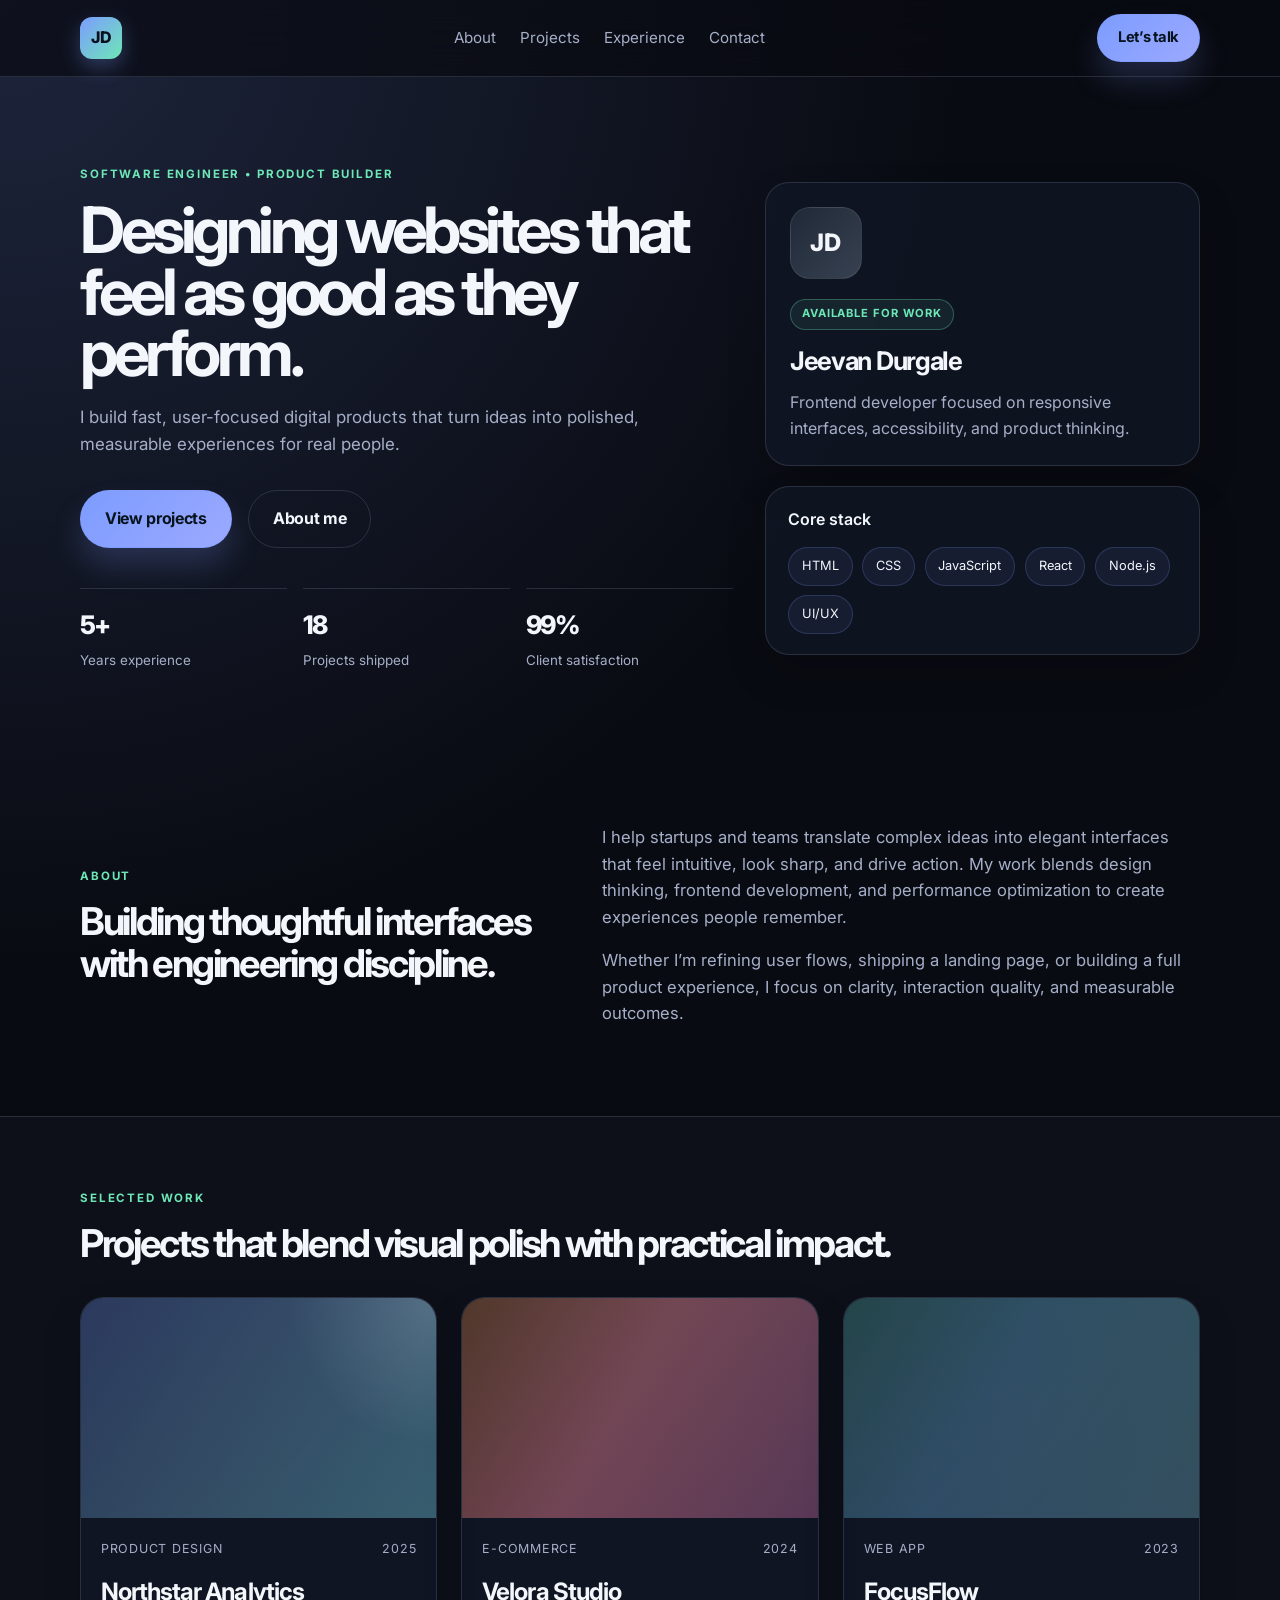
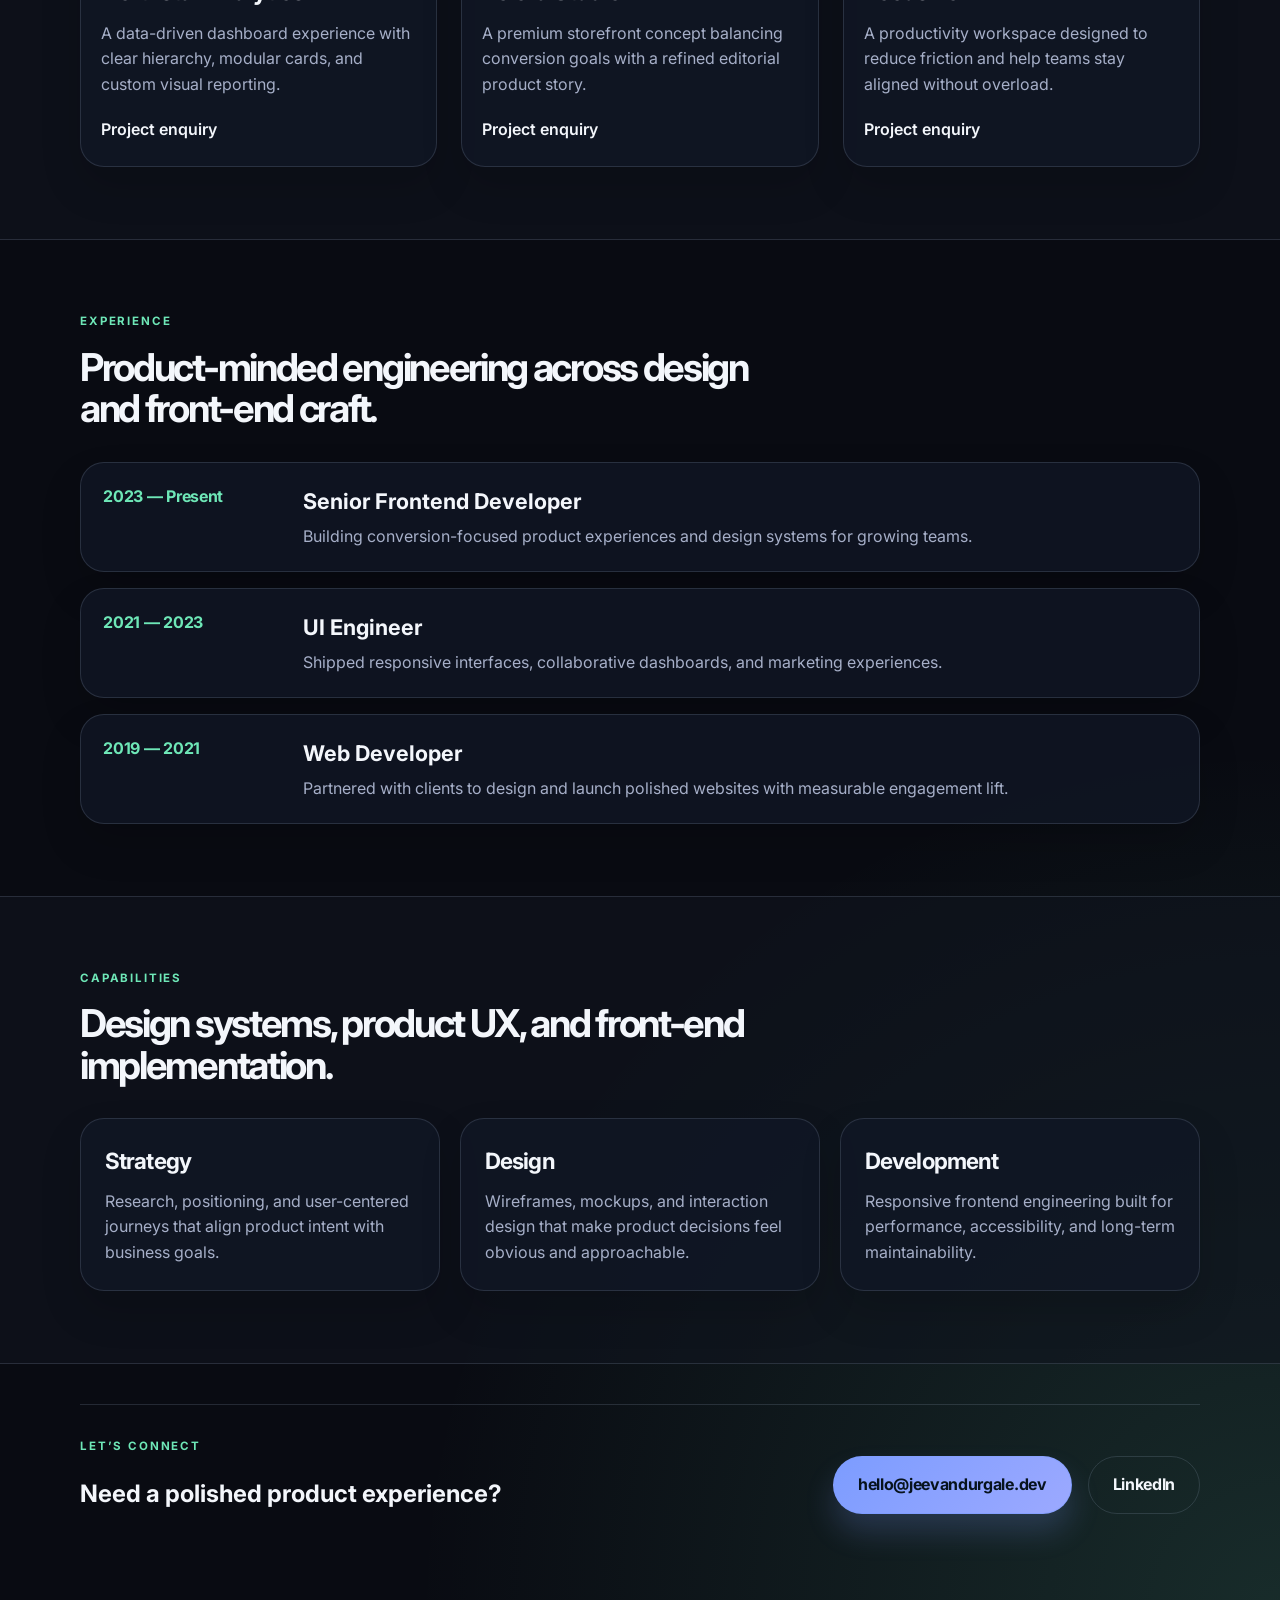
<file: index.html>
<!DOCTYPE html>
<html lang="en">
  <head>
    <meta charset="UTF-8" />
    <meta name="viewport" content="width=device-width, initial-scale=1.0" />
    <meta
      name="description"
      content="Portfolio of Jeevan Durgale — software engineer building thoughtful digital experiences."
    />
    <title>Jeevan Durgale | Portfolio</title>
    <link rel="preconnect" href="https://fonts.googleapis.com" />
    <link rel="preconnect" href="https://fonts.gstatic.com" crossorigin />
    <link
      href="https://fonts.googleapis.com/css2?family=Inter:wght@400;500;600;700;800;900&display=swap"
      rel="stylesheet"
    />
    <link rel="stylesheet" href="style.css" />
  </head>
  <body>
    <header class="site-header">
      <div class="container nav-wrap">
        <a class="brand" href="#top" aria-label="Jeevan Durgale home">JD</a>
        <nav class="main-nav" aria-label="Main navigation">
          <a href="#about">About</a>
          <a href="#projects">Projects</a>
          <a href="#experience">Experience</a>
          <a href="#contact">Contact</a>
        </nav>
        <a class="button button-small" href="#contact">Let’s talk</a>
      </div>
    </header>

    <main id="top">
      <section class="hero">
        <div class="container hero-grid">
          <div class="hero-copy">
            <p class="eyebrow">Software engineer • Product builder</p>
            <h1>Designing websites that feel as good as they perform.</h1>
            <p class="lead">
              I build fast, user-focused digital products that turn ideas into polished,
              measurable experiences for real people.
            </p>
            <div class="hero-actions">
              <a class="button" href="#projects">View projects</a>
              <a class="button button-ghost" href="#about">About me</a>
            </div>
            <ul class="mini-stats" aria-label="Key metrics">
              <li><strong>5+</strong><span>Years experience</span></li>
              <li><strong>18</strong><span>Projects shipped</span></li>
              <li><strong>99%</strong><span>Client satisfaction</span></li>
            </ul>
          </div>

          <div class="hero-panel" aria-label="Profile summary card">
            <div class="profile-card">
              <div class="avatar">JD</div>
              <div class="profile-meta">
                <span class="tag">Available for work</span>
                <h2>Jeevan Durgale</h2>
                <p>Frontend developer focused on responsive interfaces, accessibility, and product thinking.</p>
              </div>
            </div>
            <div class="tools-panel">
              <p>Core stack</p>
              <div class="pill-group">
                <span>HTML</span>
                <span>CSS</span>
                <span>JavaScript</span>
                <span>React</span>
                <span>Node.js</span>
                <span>UI/UX</span>
              </div>
            </div>
          </div>
        </div>
      </section>

      <section id="about" class="section">
        <div class="container section-grid">
          <div>
            <p class="section-kicker">About</p>
            <h2>Building thoughtful interfaces with engineering discipline.</h2>
          </div>
          <div class="about-copy">
            <p>
              I help startups and teams translate complex ideas into elegant interfaces that feel intuitive,
              look sharp, and drive action. My work blends design thinking, frontend development, and
              performance optimization to create experiences people remember.
            </p>
            <p>
              Whether I’m refining user flows, shipping a landing page, or building a full product experience,
              I focus on clarity, interaction quality, and measurable outcomes.
            </p>
          </div>
        </div>
      </section>

      <section id="projects" class="section alt-section">
        <div class="container">
          <div class="section-heading">
            <p class="section-kicker">Selected work</p>
            <h2>Projects that blend visual polish with practical impact.</h2>
          </div>

          <div class="project-grid">
            <article class="project-card">
              <div class="project-visual visual-one"></div>
              <div class="project-body">
                <div class="project-meta">
                  <span>Product design</span>
                  <span>2025</span>
                </div>
                <h3>Northstar Analytics</h3>
                <p>
                  A data-driven dashboard experience with clear hierarchy, modular cards, and custom visual reporting.
                </p>
                <a href="#contact">Project enquiry</a>
              </div>
            </article>

            <article class="project-card">
              <div class="project-visual visual-two"></div>
              <div class="project-body">
                <div class="project-meta">
                  <span>E-commerce</span>
                  <span>2024</span>
                </div>
                <h3>Velora Studio</h3>
                <p>
                  A premium storefront concept balancing conversion goals with a refined editorial product story.
                </p>
                <a href="#contact">Project enquiry</a>
              </div>
            </article>

            <article class="project-card">
              <div class="project-visual visual-three"></div>
              <div class="project-body">
                <div class="project-meta">
                  <span>Web app</span>
                  <span>2023</span>
                </div>
                <h3>FocusFlow</h3>
                <p>
                  A productivity workspace designed to reduce friction and help teams stay aligned without overload.
                </p>
                <a href="#contact">Project enquiry</a>
              </div>
            </article>
          </div>
        </div>
      </section>

      <section id="experience" class="section">
        <div class="container">
          <div class="section-heading narrow">
            <p class="section-kicker">Experience</p>
            <h2>Product-minded engineering across design and front-end craft.</h2>
          </div>

          <div class="timeline" aria-label="Work history">
            <article class="timeline-item">
              <span class="year">2023 — Present</span>
              <div>
                <h3>Senior Frontend Developer</h3>
                <p>Building conversion-focused product experiences and design systems for growing teams.</p>
              </div>
            </article>
            <article class="timeline-item">
              <span class="year">2021 — 2023</span>
              <div>
                <h3>UI Engineer</h3>
                <p>Shipped responsive interfaces, collaborative dashboards, and marketing experiences.</p>
              </div>
            </article>
            <article class="timeline-item">
              <span class="year">2019 — 2021</span>
              <div>
                <h3>Web Developer</h3>
                <p>Partnered with clients to design and launch polished websites with measurable engagement lift.</p>
              </div>
            </article>
          </div>
        </div>
      </section>

      <section class="section alt-section">
        <div class="container">
          <div class="section-heading narrow">
            <p class="section-kicker">Capabilities</p>
            <h2>Design systems, product UX, and front-end implementation.</h2>
          </div>

          <div class="skills-grid" aria-label="Skills and capabilities">
            <div class="skill-card">
              <h3>Strategy</h3>
              <p>Research, positioning, and user-centered journeys that align product intent with business goals.</p>
            </div>
            <div class="skill-card">
              <h3>Design</h3>
              <p>Wireframes, mockups, and interaction design that make product decisions feel obvious and approachable.</p>
            </div>
            <div class="skill-card">
              <h3>Development</h3>
              <p>Responsive frontend engineering built for performance, accessibility, and long-term maintainability.</p>
            </div>
          </div>
        </div>
      </section>
    </main>

    <footer id="contact" class="site-footer">
      <div class="container footer-wrap">
        <div>
          <p class="section-kicker">Let’s connect</p>
          <h2>Need a polished product experience?</h2>
        </div>
        <div class="footer-actions">
          <a class="button" href="mailto:hello@jeevandurgale.dev">hello@jeevandurgale.dev</a>
          <a class="button button-ghost" href="https://www.linkedin.com" target="_blank" rel="noreferrer">LinkedIn</a>
        </div>
      </div>
    </footer>
  </body>
</html>
</file>
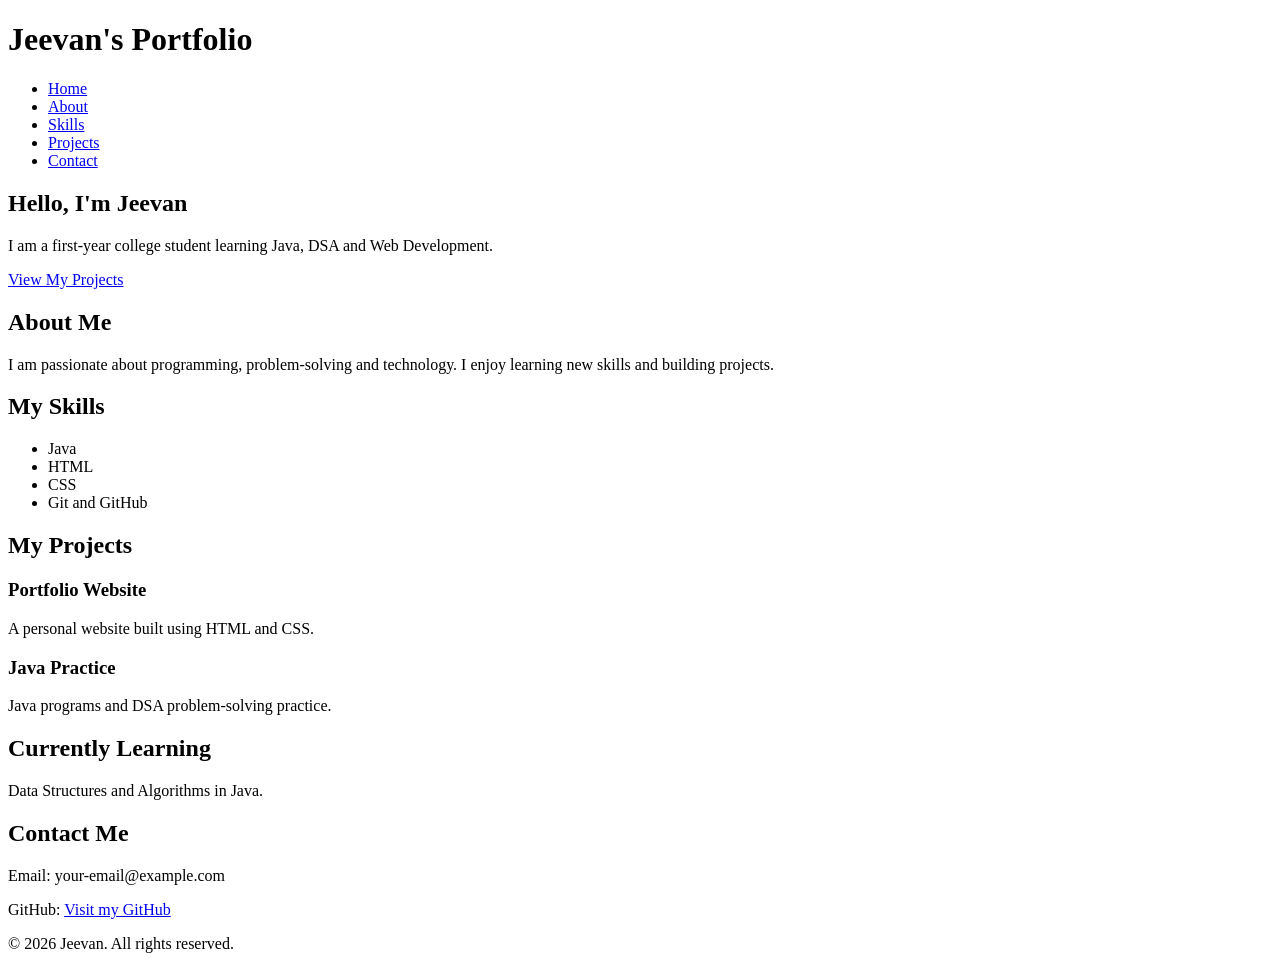
<file: P06/index.html>
<!DOCTYPE html>
<html lang="en">

<head>
    <meta charset="UTF-8">
    <meta name="viewport" content="width=device-width, initial-scale=1.0">
    <title>My Portfolio</title>
</head>

<body>

    <!-- Header -->
    <header>
        <h1>Jeevan's Portfolio</h1>

        <!-- Navigation -->
        <nav>
            <ul>
                <li><a href="#home">Home</a></li>
                <li><a href="#about">About</a></li>
                <li><a href="#skills">Skills</a></li>
                <li><a href="#projects">Projects</a></li>
                <li><a href="#contact">Contact</a></li>
            </ul>
        </nav>
    </header>

    <!-- Main Content -->
    <main>

        <!-- Home Section -->
        <section id="home">
            <h2>Hello, I'm Jeevan</h2>
            <p>
                I am a first-year college student
                learning Java, DSA and Web Development.
            </p>
            <a href="#projects">View My Projects</a>
        </section>

        <!-- About Section -->
        <section id="about">
            <h2>About Me</h2>
            <p>
                I am passionate about programming,
                problem-solving and technology.
                I enjoy learning new skills and
                building projects.
            </p>
        </section>

        <!-- Skills Section -->
        <section id="skills">
            <h2>My Skills</h2>

            <ul>
                <li>Java</li>
                <li>HTML</li>
                <li>CSS</li>
                <li>Git and GitHub</li>
            </ul>
        </section>

        <!-- Projects Section -->
        <section id="projects">
            <h2>My Projects</h2>

            <article>
                <h3>Portfolio Website</h3>
                <p>A personal website built using HTML and CSS.</p>
            </article>

            <article>
                <h3>Java Practice</h3>
                <p>Java programs and DSA problem-solving practice.</p>
            </article>

        </section>

        <!-- Additional Information -->
        <aside>
            <h2>Currently Learning</h2>
            <p>Data Structures and Algorithms in Java.</p>
        </aside>

        <!-- Contact Section -->
        <section id="contact">
            <h2>Contact Me</h2>

            <p>Email: your-email@example.com</p>
            <p>
                GitHub:
                <a href="https://github.com/" target="_blank">
                    Visit my GitHub
                </a>
            </p>
        </section>

    </main>

    <!-- Footer -->
    <footer>
        <p>&copy; 2026 Jeevan. All rights reserved.</p>
    </footer>

</body>
</html>
</file>
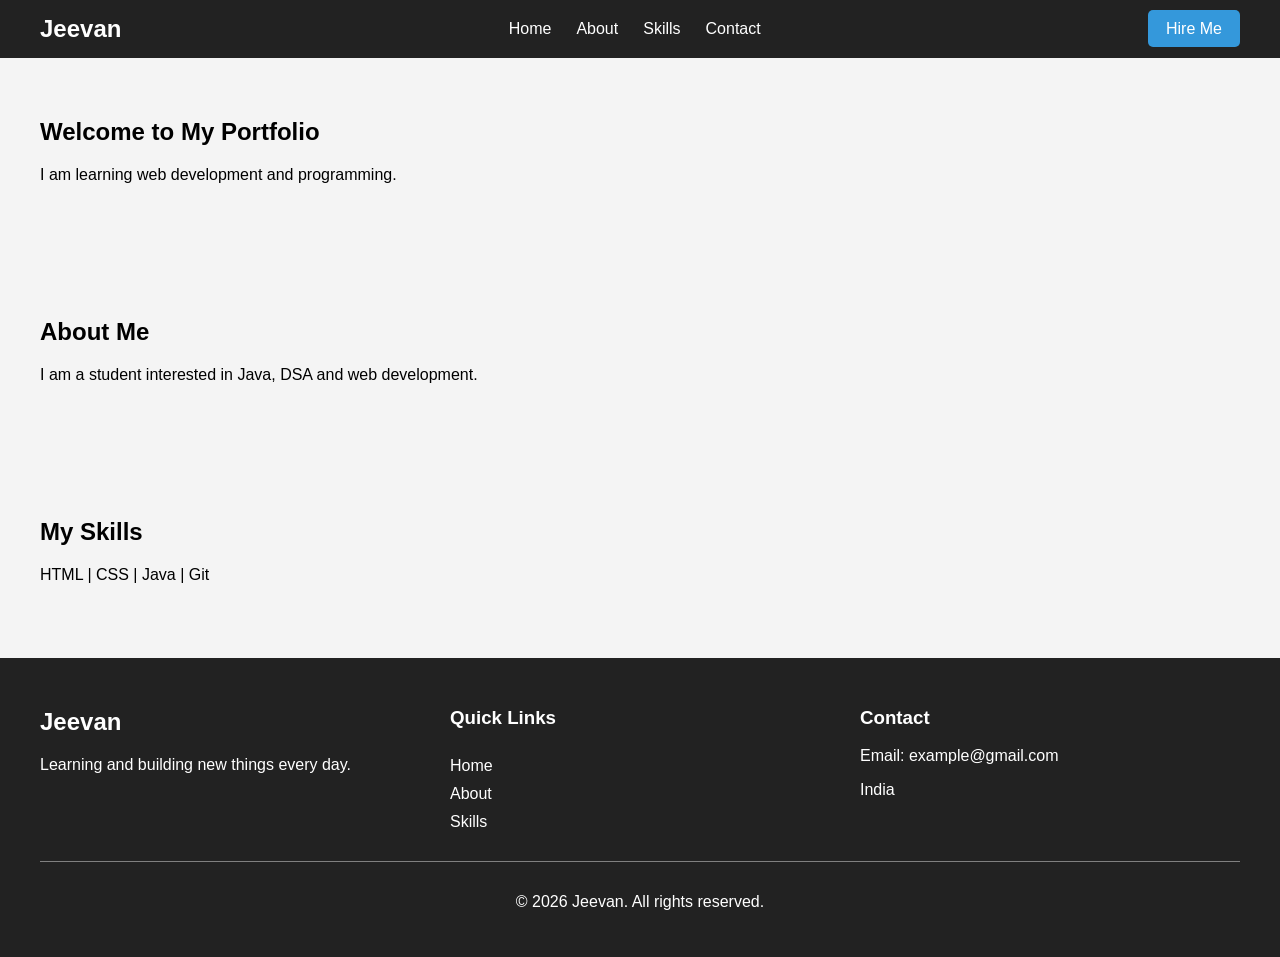
<file: P10/index.html>
<!DOCTYPE html>
<html lang="en">
<head>
    <meta charset="UTF-8">
    <meta name="viewport" content="width=device-width, initial-scale=1.0">
    <title>My Portfolio</title>
    <link rel="stylesheet" href="style.css">
</head>
<body>

    <header>
        <div class="logo">
            <h2>Jeevan</h2>
        </div>

        <nav>
            <a href="#home">Home</a>
            <a href="#about">About</a>
            <a href="#skills">Skills</a>
            <a href="#contact">Contact</a>
        </nav>

        <div class="header-button">
            <a href="#contact">Hire Me</a>
        </div>
    </header>

    <main>
        <section id="home">
            <h1>Welcome to My Portfolio</h1>
            <p>I am learning web development and programming.</p>
        </section>

        <section id="about">
            <h2>About Me</h2>
            <p>I am a student interested in Java, DSA and web development.</p>
        </section>

        <section id="skills">
            <h2>My Skills</h2>
            <p>HTML | CSS | Java | Git</p>
        </section>
    </main>

    <footer>
        <div class="footer-about">
            <h2>Jeevan</h2>
            <p>Learning and building new things every day.</p>
        </div>

        <div class="footer-links">
            <h3>Quick Links</h3>
            <a href="#home">Home</a>
            <a href="#about">About</a>
            <a href="#skills">Skills</a>
        </div>

        <div class="footer-contact" id="contact">
            <h3>Contact</h3>
            <p>Email: example@gmail.com</p>
            <p>India</p>
        </div>

        <div class="footer-bottom">
            <p>© 2026 Jeevan. All rights reserved.</p>
        </div>
    </footer>

</body>
</html>
</file>
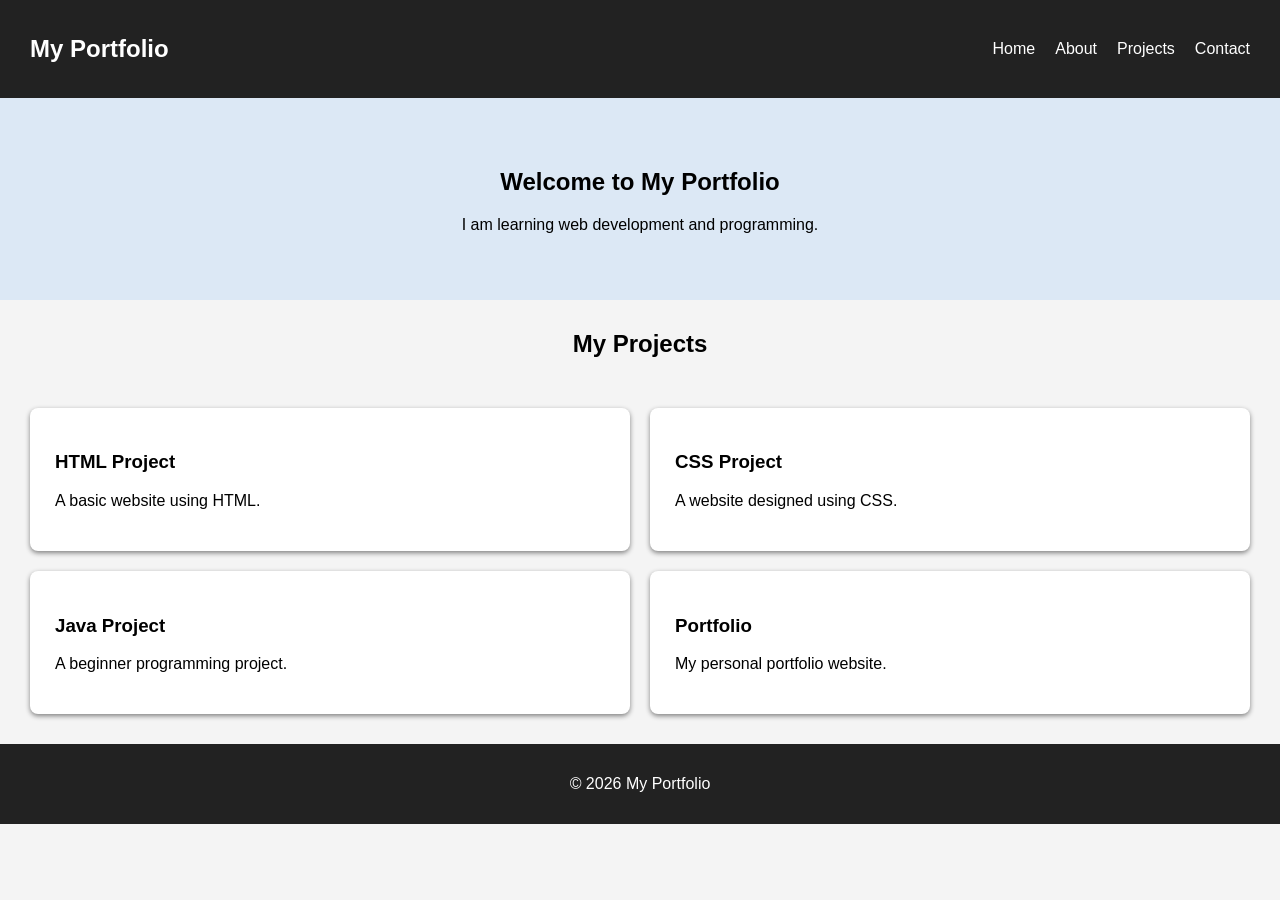
<file: P13/index.html>
<!DOCTYPE html>
<html lang="en">
<head>
    <meta charset="UTF-8">
    <meta name="viewport" content="width=device-width, initial-scale=1.0">
    <title>My Portfolio</title>
    <link rel="stylesheet" href="style.css">
</head>
<body>

    <header>
        <h2>My Portfolio</h2>

        <nav>
            <a href="#">Home</a>
            <a href="#">About</a>
            <a href="#">Projects</a>
            <a href="#">Contact</a>
        </nav>
    </header>

    <main>
        <section class="intro">
            <h1>Welcome to My Portfolio</h1>
            <p>I am learning web development and programming.</p>
        </section>

        <h2 class="heading">My Projects</h2>

        <section class="project-grid">

            <div class="card">
                <h3>HTML Project</h3>
                <p>A basic website using HTML.</p>
            </div>

            <div class="card">
                <h3>CSS Project</h3>
                <p>A website designed using CSS.</p>
            </div>

            <div class="card">
                <h3>Java Project</h3>
                <p>A beginner programming project.</p>
            </div>

            <div class="card">
                <h3>Portfolio</h3>
                <p>My personal portfolio website.</p>
            </div>

        </section>
    </main>

    <footer>
        <p>© 2026 My Portfolio</p>
    </footer>

</body>
</html>
</file>
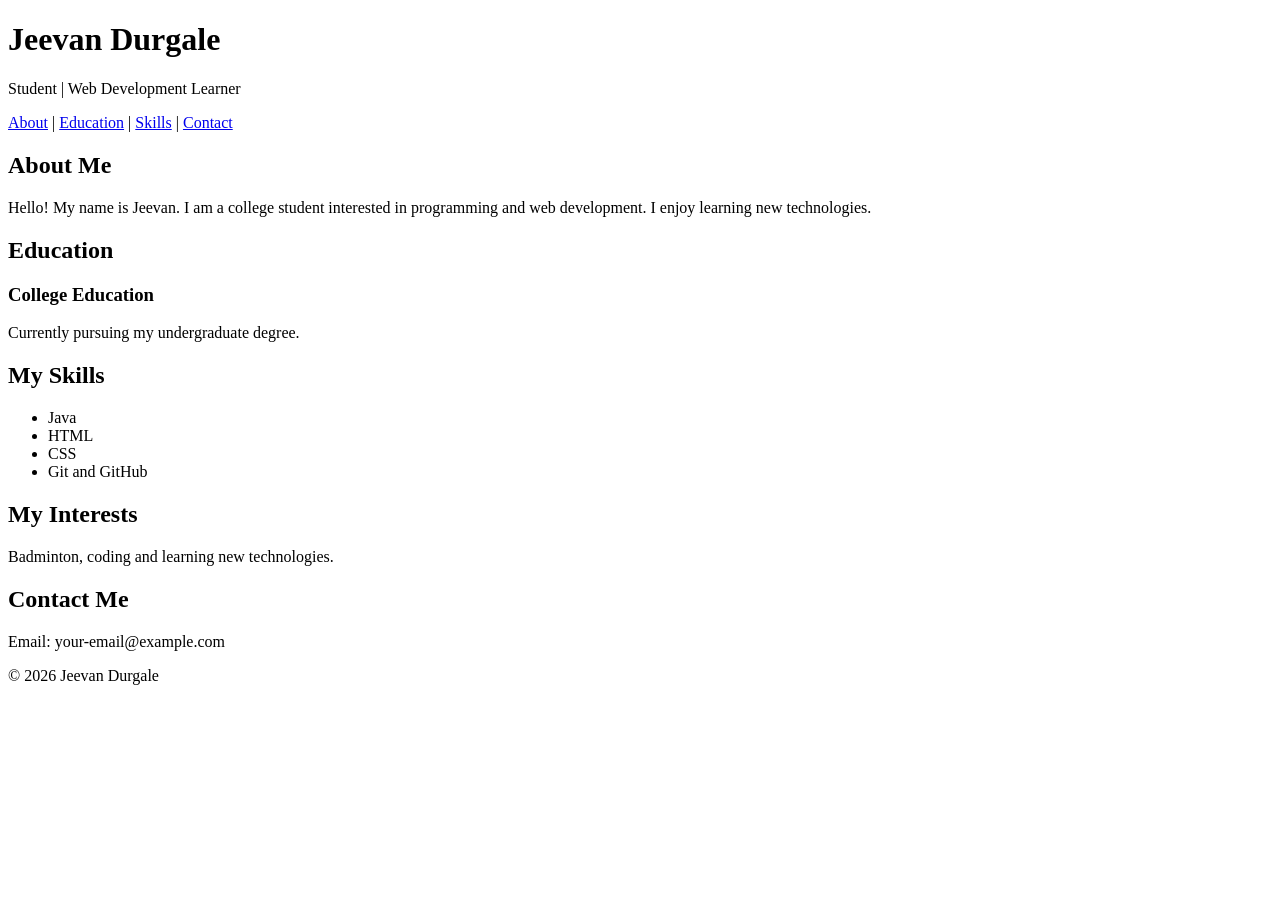
<file: P5/index.html>
<!DOCTYPE html>
<html lang="en">
<head>
    <meta charset="UTF-8">
    <meta name="viewport" content="width=device-width, initial-scale=1.0">
    <title>My Biography</title>
</head>
<body>

    <header>
        <h1>Jeevan Durgale</h1>
        <p>Student | Web Development Learner</p>
    </header>

    <nav>
        <a href="#about">About</a> |
        <a href="#education">Education</a> |
        <a href="#skills">Skills</a> |
        <a href="#contact">Contact</a>
    </nav>

    <main>

        <section id="about">
            <h2>About Me</h2>
            <p>
                Hello! My name is Jeevan.
                I am a college student interested in
                programming and web development.
                I enjoy learning new technologies.
            </p>
        </section>

        <section id="education">
            <h2>Education</h2>
            <article>
                <h3>College Education</h3>
                <p>Currently pursuing my undergraduate degree.</p>
            </article>
        </section>

        <section id="skills">
            <h2>My Skills</h2>
            <ul>
                <li>Java</li>
                <li>HTML</li>
                <li>CSS</li>
                <li>Git and GitHub</li>
            </ul>
        </section>

        <aside>
            <h2>My Interests</h2>
            <p>Badminton, coding and learning new technologies.</p>
        </aside>

    </main>

    <footer id="contact">
        <h2>Contact Me</h2>
        <p>Email: your-email@example.com</p>
        <p>&copy; 2026 Jeevan Durgale</p>
    </footer>

</body>
</html>
</file>
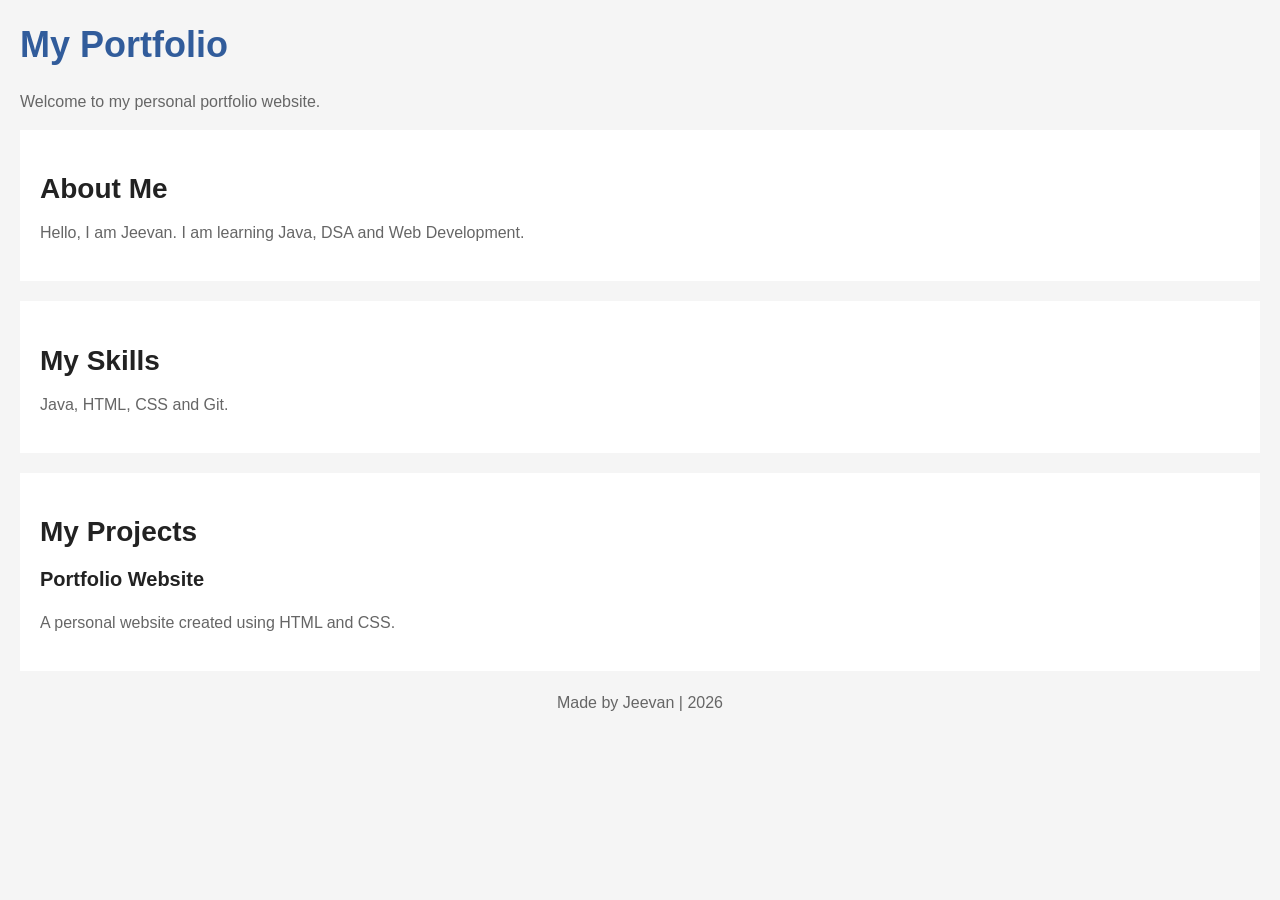
<file: P7/index.html>
<!DOCTYPE html>
<html lang="en">

<head>
    <meta charset="UTF-8">
    <meta name="viewport" content="width=device-width, initial-scale=1.0">

    <title>My Portfolio - P07</title>

    <!-- Connecting CSS file -->
    <link rel="stylesheet" href="style.css">
</head>

<body>

    <header>
        <h1>My Portfolio</h1>
        <p>Welcome to my personal portfolio website.</p>
    </header>

    <main>
        <section>
            <h2>About Me</h2>
            <p>Hello, I am Jeevan. I am learning Java, DSA and Web Development.</p>
        </section>

        <section>
            <h2>My Skills</h2>
            <p>Java, HTML, CSS and Git.</p>
        </section>

        <section>
            <h2>My Projects</h2>
            <h3>Portfolio Website</h3>
            <p>A personal website created using HTML and CSS.</p>
        </section>
    </main>

    <footer>
        <p>Made by Jeevan | 2026</p>
    </footer>

</body>
</html>
</file>
<file: style.css>
:root {
  --bg: #090b12;
  --bg-soft: #111827;
  --panel: rgba(18, 24, 39, 0.9);
  --panel-alt: rgba(17, 24, 39, 0.65);
  --text: #f3f6fb;
  --muted: #a6afc8;
  --line: rgba(163, 175, 204, 0.18);
  --accent: #7c9cff;
  --accent-strong: #6ee7b7;
  --shadow: rgba(0, 0, 0, 0.24);
}

* {
  box-sizing: border-box;
}

html {
  scroll-behavior: smooth;
}

body {
  margin: 0;
  font-family: "Inter", sans-serif;
  background:
    radial-gradient(circle at top left, rgba(124, 156, 255, 0.18), transparent 28%),
    radial-gradient(circle at bottom right, rgba(110, 231, 183, 0.15), transparent 25%),
    var(--bg);
  color: var(--text);
  line-height: 1.6;
}

a {
  color: inherit;
  text-decoration: none;
}

img {
  max-width: 100%;
  display: block;
}

.container {
  width: min(1120px, calc(100% - 2rem));
  margin: 0 auto;
}

.site-header {
  position: sticky;
  top: 0;
  z-index: 10;
  backdrop-filter: blur(18px);
  background: rgba(9, 11, 18, 0.7);
  border-bottom: 1px solid var(--line);
}

.nav-wrap {
  display: flex;
  align-items: center;
  justify-content: space-between;
  min-height: 76px;
  gap: 1rem;
}

.brand {
  display: inline-flex;
  align-items: center;
  justify-content: center;
  width: 42px;
  height: 42px;
  border-radius: 12px;
  background: linear-gradient(135deg, var(--accent), var(--accent-strong));
  color: #08111d;
  font-weight: 800;
  box-shadow: 0 8px 20px rgba(124, 156, 255, 0.3);
}

.main-nav {
  display: flex;
  align-items: center;
  gap: 1.5rem;
  color: var(--muted);
  font-size: 0.95rem;
}

.main-nav a {
  transition: color 0.2s ease;
}

.main-nav a:hover,
.main-nav a:focus-visible {
  color: var(--text);
}

.button {
  display: inline-flex;
  align-items: center;
  justify-content: center;
  border-radius: 999px;
  border: 1px solid rgba(124, 156, 255, 0.5);
  background: linear-gradient(135deg, var(--accent), #9ca9ff);
  color: #07131d;
  padding: 0.95rem 1.5rem;
  font-weight: 700;
  letter-spacing: -0.02em;
  box-shadow: 0 18px 30px rgba(124, 156, 255, 0.2);
  transition: transform 0.2s ease, box-shadow 0.2s ease;
}

.button:hover,
.button:focus-visible {
  transform: translateY(-1px);
  box-shadow: 0 22px 36px rgba(124, 156, 255, 0.25);
}

.button-small {
  padding: 0.7rem 1.25rem;
  font-size: 0.92rem;
}

.button-ghost {
  background: transparent;
  border-color: var(--line);
  color: var(--text);
  box-shadow: none;
}

.hero {
  padding: 5.5rem 0 4rem;
}

.hero-grid {
  display: grid;
  grid-template-columns: 1.2fr 0.8fr;
  align-items: center;
  gap: 2rem;
}

.eyebrow,
.section-kicker {
  margin: 0 0 1rem;
  color: var(--accent-strong);
  text-transform: uppercase;
  letter-spacing: 0.16em;
  font-size: 0.72rem;
  font-weight: 700;
}

.hero-copy h1 {
  margin: 0;
  font-size: clamp(2.8rem, 5vw, 5rem);
  line-height: 0.96;
  letter-spacing: -0.07em;
}

.lead {
  max-width: 620px;
  margin: 1.25rem 0 0;
  color: var(--muted);
  font-size: 1.06rem;
}

.hero-actions {
  display: flex;
  flex-wrap: wrap;
  gap: 1rem;
  margin-top: 2rem;
}

.mini-stats {
  list-style: none;
  padding: 0;
  margin: 2.5rem 0 0;
  display: grid;
  grid-template-columns: repeat(3, minmax(0, 1fr));
  gap: 1rem;
}

.mini-stats li {
  display: grid;
  gap: 0.25rem;
  padding: 1rem 1rem 0 0;
  border-top: 1px solid var(--line);
}

.mini-stats strong {
  font-size: clamp(1.4rem, 2vw, 2rem);
  font-weight: 800;
  letter-spacing: -0.06em;
}

.mini-stats span {
  color: var(--muted);
  font-size: 0.84rem;
}

.hero-panel {
  display: grid;
  gap: 1.25rem;
}

.profile-card,
.tools-panel,
.project-card,
.skill-card,
.timeline-item {
  background: rgba(17, 24, 39, 0.74);
  border: 1px solid var(--line);
  border-radius: 24px;
  box-shadow: 0 20px 40px rgba(0, 0, 0, 0.15);
}

.profile-card {
  padding: 1.5rem;
  display: grid;
  gap: 1.25rem;
}

.avatar {
  width: 72px;
  height: 72px;
  display: grid;
  place-items: center;
  border-radius: 20px;
  background: linear-gradient(135deg, #1f2937, #374151);
  border: 1px solid rgba(255, 255, 255, 0.08);
  font-size: 1.5rem;
  font-weight: 800;
}

.tag {
  display: inline-flex;
  align-items: center;
  width: fit-content;
  border-radius: 999px;
  padding: 0.35rem 0.7rem;
  background: rgba(110, 231, 183, 0.08);
  color: var(--accent-strong);
  border: 1px solid rgba(110, 231, 183, 0.3);
  font-size: 0.7rem;
  font-weight: 700;
  text-transform: uppercase;
  letter-spacing: 0.08em;
}

.profile-meta h2 {
  margin: 0.7rem 0 0.5rem;
  font-size: clamp(1.6rem, 2vw, 2.2rem);
  letter-spacing: -0.05em;
}

.profile-meta p {
  margin: 0;
  color: var(--muted);
}

.tools-panel {
  padding: 1.25rem 1.4rem;
}

.tools-panel p {
  margin: 0 0 0.9rem;
  font-weight: 600;
}

.pill-group {
  display: flex;
  flex-wrap: wrap;
  gap: 0.6rem;
}

.pill-group span {
  display: inline-flex;
  align-items: center;
  padding: 0.5rem 0.8rem;
  border-radius: 999px;
  background: rgba(124, 156, 255, 0.08);
  border: 1px solid rgba(124, 156, 255, 0.2);
  color: var(--text);
  font-size: 0.8rem;
}

.section {
  padding: 4.5rem 0;
}

.alt-section {
  background: rgba(15, 20, 30, 0.6);
  border-top: 1px solid var(--line);
  border-bottom: 1px solid var(--line);
}

.section-grid {
  display: grid;
  grid-template-columns: 0.9fr 1.1fr;
  gap: 2rem;
  align-items: center;
}

.section h2 {
  margin: 0;
  font-size: clamp(2rem, 3vw, 3rem);
  line-height: 1.08;
  letter-spacing: -0.06em;
}

.about-copy {
  color: var(--muted);
  font-size: 1.04rem;
}

.about-copy p + p {
  margin-top: 1rem;
}

.section-heading {
  margin-bottom: 2rem;
}

.section-heading.narrow {
  max-width: 720px;
}

.project-grid {
  display: grid;
  grid-template-columns: repeat(3, minmax(0, 1fr));
  gap: 1.5rem;
}

.project-card {
  overflow: hidden;
  transition: transform 0.2s ease, border-color 0.2s ease;
}

.project-card:hover {
  transform: translateY(-3px);
  border-color: rgba(124, 156, 255, 0.28);
}

.project-visual {
  height: 220px;
  background-size: cover;
  background-position: center;
}

.visual-one {
  background: linear-gradient(135deg, rgba(124, 156, 255, 0.25), rgba(110, 231, 183, 0.2)),
    radial-gradient(circle at top right, rgba(255, 255, 255, 0.18), transparent 35%),
    linear-gradient(120deg, #101827, #1f2a40 45%, #293c5d);
}

.visual-two {
  background: linear-gradient(135deg, rgba(255, 184, 96, 0.2), rgba(255, 115, 152, 0.18)),
    linear-gradient(120deg, #25181d, #51324c 45%, #332b48);
}

.visual-three {
  background: linear-gradient(135deg, rgba(110, 231, 183, 0.22), rgba(124, 156, 255, 0.2)),
    linear-gradient(120deg, #0f172a, #1d2d48 42%, #223c36);
}

.project-body {
  padding: 1.35rem 1.25rem 1.5rem;
}

.project-meta {
  display: flex;
  justify-content: space-between;
  gap: 1rem;
  color: var(--muted);
  font-size: 0.78rem;
  letter-spacing: 0.06em;
  text-transform: uppercase;
}

.project-body h3 {
  margin: 0.9rem 0 0.55rem;
  font-size: 1.5rem;
  letter-spacing: -0.04em;
}

.project-body p {
  margin: 0 0 1.2rem;
  color: var(--muted);
}

.project-body a {
  color: var(--text);
  font-weight: 600;
}

.timeline {
  display: grid;
  gap: 1rem;
}

.timeline-item {
  display: grid;
  grid-template-columns: 180px 1fr;
  gap: 1.25rem;
  padding: 1.35rem 1.4rem;
}

.year {
  color: var(--accent-strong);
  font-weight: 700;
  letter-spacing: -0.02em;
}

.timeline-item h3 {
  margin: 0 0 0.3rem;
  font-size: 1.35rem;
}

.timeline-item p {
  margin: 0;
  color: var(--muted);
}

.skills-grid {
  display: grid;
  grid-template-columns: repeat(3, minmax(0, 1fr));
  gap: 1.25rem;
}

.skill-card {
  padding: 1.5rem;
}

.skill-card h3 {
  margin: 0 0 0.6rem;
  font-size: 1.4rem;
  letter-spacing: -0.04em;
}

.skill-card p {
  margin: 0;
  color: var(--muted);
}

.site-footer {
  padding: 2.5rem 0 5rem;
}

.footer-wrap {
  display: flex;
  align-items: center;
  justify-content: space-between;
  gap: 1.5rem;
  padding: 2rem 0 0;
  border-top: 1px solid var(--line);
}

.footer-actions {
  display: flex;
  flex-wrap: wrap;
  gap: 1rem;
}

@media (max-width: 900px) {
  .hero-grid,
  .section-grid,
  .project-grid,
  .skills-grid {
    grid-template-columns: 1fr;
  }

  .project-grid,
  .skills-grid {
    gap: 1rem;
  }

  .nav-wrap {
    flex-wrap: wrap;
    padding: 1rem 0;
  }

  .main-nav {
    width: 100%;
    justify-content: space-between;
    order: 3;
    font-size: 0.82rem;
  }

  .timeline-item {
    grid-template-columns: 1fr;
  }

  .footer-wrap {
    flex-direction: column;
    align-items: flex-start;
  }
}

@media (max-width: 560px) {
  .hero {
    padding-top: 4rem;
  }

  .button,
  .button-small {
    width: 100%;
  }

  .hero-actions,
  .footer-actions {
    display: grid;
    width: 100%;
  }

  .mini-stats {
    grid-template-columns: 1fr;
  }

  .main-nav {
    gap: 0.7rem;
    flex-wrap: wrap;
  }
}
</file>
<file: P10/style.css>
body {
    margin: 0;
    font-family: Arial, sans-serif;
    background-color: #f4f4f4;
}

/* Header */
header {
    background-color: #222;
    color: white;
    padding: 15px 40px;

    display: flex;
    justify-content: space-between;
    align-items: center;
    flex-wrap: wrap;
}

.logo h2 {
    margin: 0;
}

nav {
    display: flex;
    gap: 25px;
}

nav a {
    color: white;
    text-decoration: none;
}

.header-button a {
    background-color: #3498db;
    color: white;
    padding: 10px 18px;
    text-decoration: none;
    border-radius: 5px;
}

/* Main Content */
section {
    padding: 40px;
    min-height: 120px;
}

/* Footer */
footer {
    background-color: #222;
    color: white;
    padding: 30px 40px;

    display: flex;
    justify-content: space-between;
    align-items: flex-start;
    flex-wrap: wrap;
    gap: 30px;
}

.footer-about,
.footer-links,
.footer-contact {
    flex: 1;
    min-width: 180px;
}

.footer-links {
    display: flex;
    flex-direction: column;
    gap: 10px;
}

.footer-links a {
    color: white;
    text-decoration: none;
}

.footer-bottom {
    width: 100%;
    text-align: center;
    border-top: 1px solid gray;
    padding-top: 15px;
}

/* Mobile Screen */
@media (max-width: 600px) {

    header {
        flex-direction: column;
        gap: 20px;
    }

    nav {
        flex-wrap: wrap;
        justify-content: center;
    }

    footer {
        flex-direction: column;
    }

    .footer-bottom {
        box-sizing: border-box;
    }
}
</file>
<file: P13/style.css>
body {
    margin: 0;
    font-family: Arial, sans-serif;
    background-color: #f4f4f4;
}

/* Navbar using Flexbox */
header {
    background-color: #222;
    color: white;
    padding: 15px 30px;

    display: flex;
    justify-content: space-between;
    align-items: center;
}

nav {
    display: flex;
    gap: 20px;
}

nav a {
    color: white;
    text-decoration: none;
}

/* Intro Section */
.intro {
    text-align: center;
    padding: 50px 20px;
    background-color: #dce8f5;
}

/* Project Grid using CSS Grid */
.heading {
    text-align: center;
    margin-top: 30px;
}

.project-grid {
    display: grid;
    grid-template-columns: repeat(2, 1fr);
    gap: 20px;
    padding: 30px;
}

.card {
    background-color: white;
    padding: 25px;
    border-radius: 8px;
    box-shadow: 0 2px 5px gray;
}

/* Footer */
footer {
    background-color: #222;
    color: white;
    text-align: center;
    padding: 15px;
}

/* Mobile Screen */
@media (max-width: 600px) {

    header {
        flex-direction: column;
        gap: 15px;
    }

    nav {
        flex-wrap: wrap;
        justify-content: center;
    }

    .project-grid {
        grid-template-columns: 1fr;
    }
}
</file>
<file: P7/style.css>
/* Design tokens */

:root {
    --blue: #315c9b;
    --black: #222;
    --gray: #666;
    --white: white;

    --small: 14px;
    --normal: 16px;
    --heading: 28px;

    --space: 20px;
}

/* Basic styling */

body {
    font-family: Arial, sans-serif;
    background-color: #f5f5f5;
    color: var(--black);
    margin: 20px;
}

/* Headings */

h1 {
    font-size: 36px;
    color: var(--blue);
}

h2 {
    font-size: var(--heading);
    margin-bottom: 10px;
}

h3 {
    font-size: 20px;
}

/* Paragraph */

p {
    font-size: var(--normal);
    color: var(--gray);
    line-height: 1.5;
}

/* Sections */

section {
    background-color: var(--white);
    padding: var(--space);
    margin-bottom: var(--space);
}

/* Footer */

footer {
    text-align: center;
    font-size: var(--small);
}
</file>
